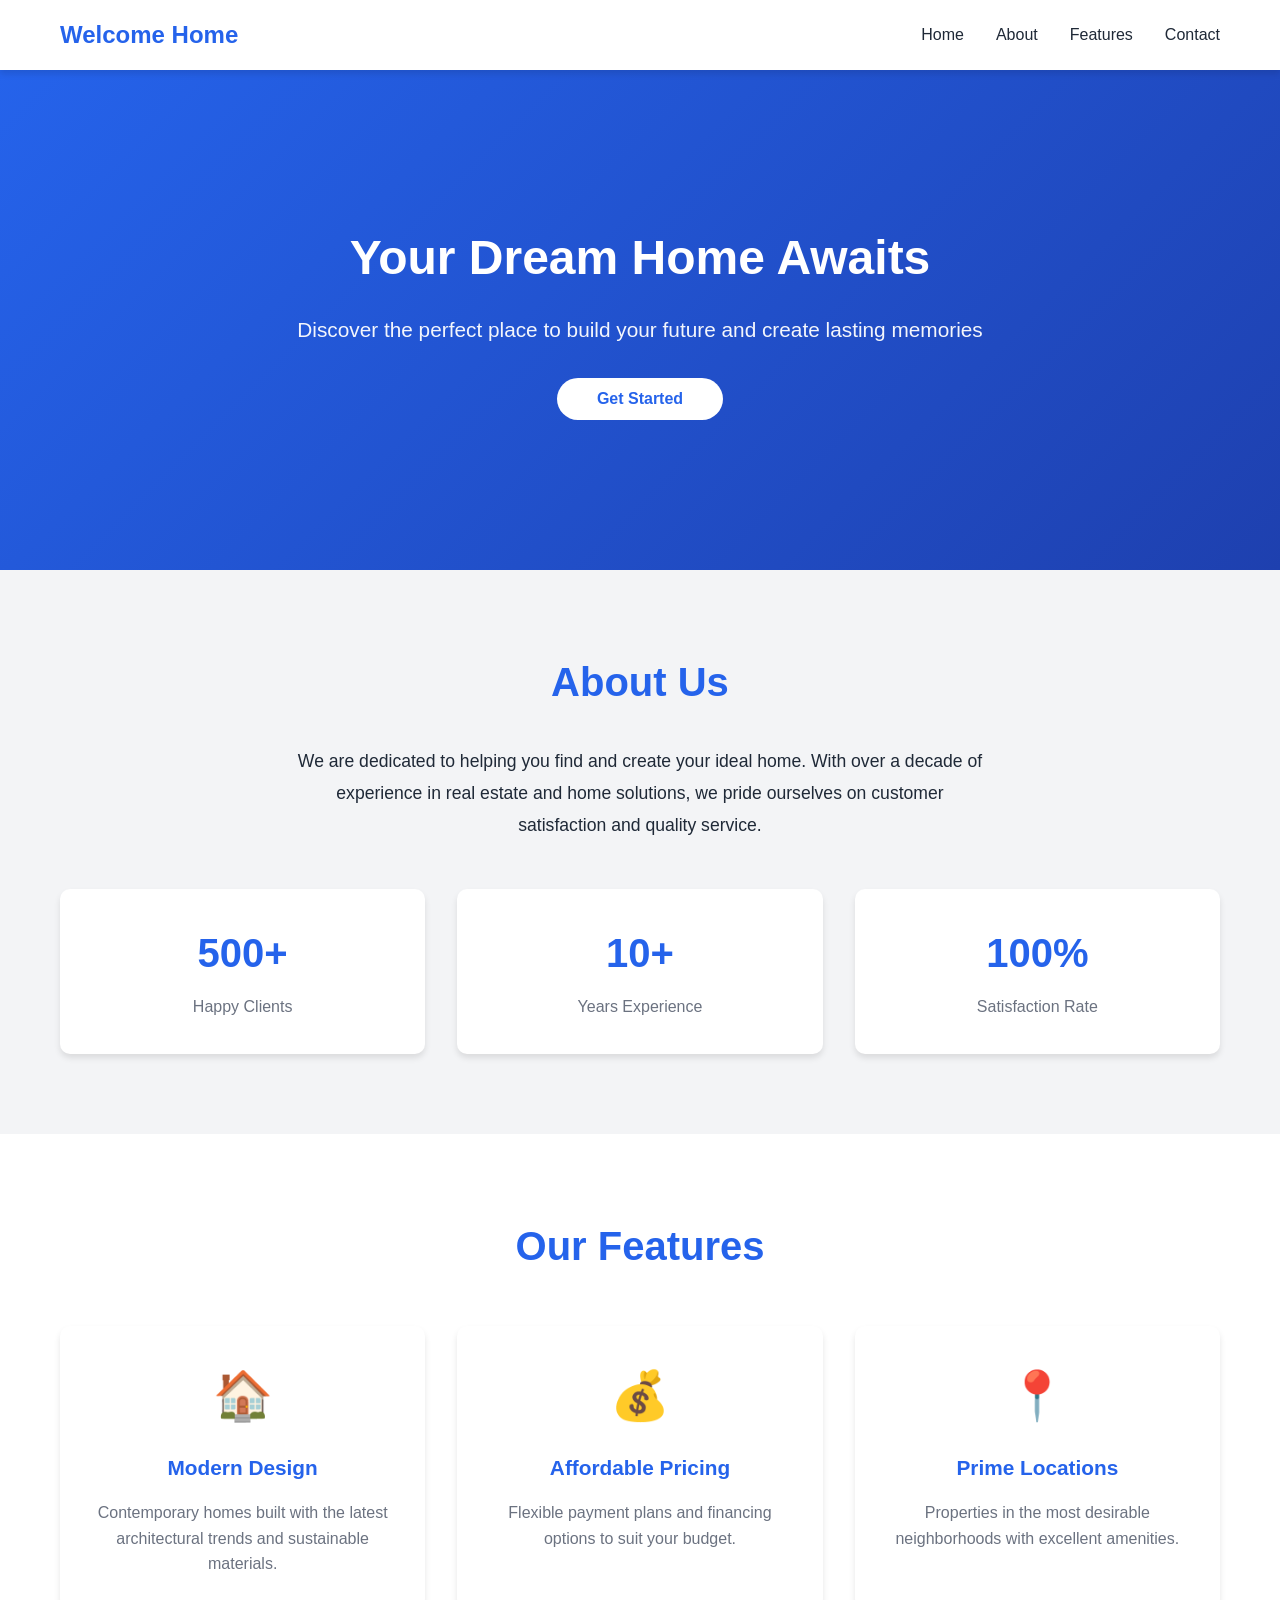
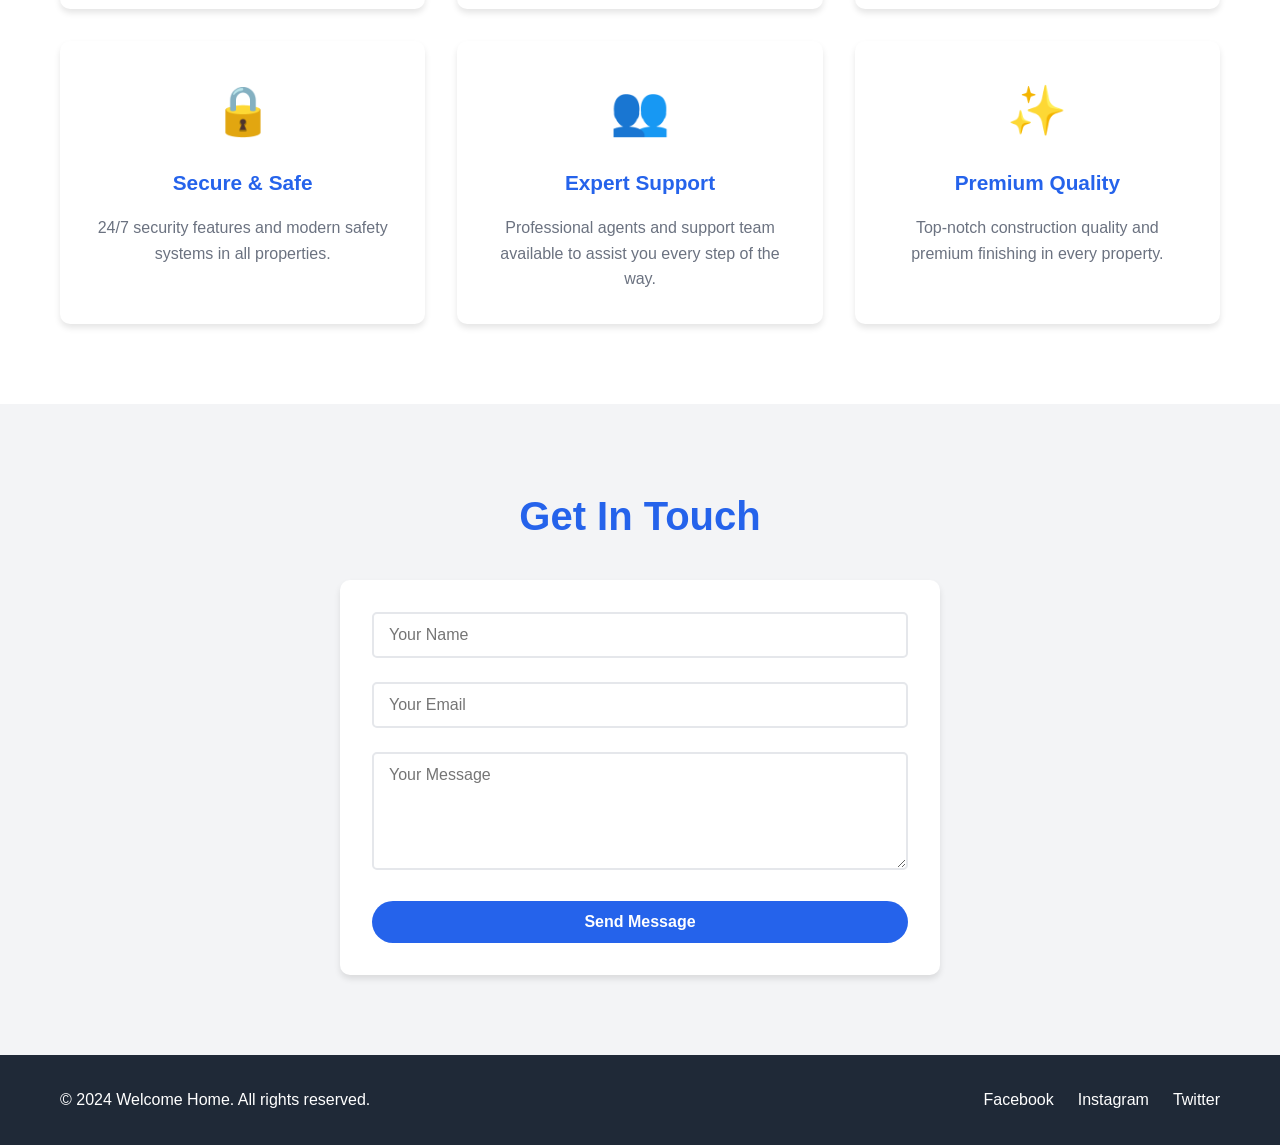
<file: index.html>
<!DOCTYPE html>
<html lang="en">
<head>
    <meta charset="UTF-8">
    <meta name="viewport" content="width=device-width, initial-scale=1.0">
    <title>Welcome Home - Your Premium Home Solutions</title>
    <link rel="stylesheet" href="css/style.css">
</head>
<body>
    <!-- Navigation Bar -->
    <nav class="navbar">
        <div class="container">
            <div class="navbar-brand">
                <h1>Welcome Home</h1>
            </div>
            <ul class="nav-menu">
                <li><a href="#home">Home</a></li>
                <li><a href="#about">About</a></li>
                <li><a href="#features">Features</a></li>
                <li><a href="#contact">Contact</a></li>
            </ul>
        </div>
    </nav>

    <!-- Hero Section -->
    <section id="home" class="hero">
        <div class="hero-content">
            <h2>Your Dream Home Awaits</h2>
            <p>Discover the perfect place to build your future and create lasting memories</p>
            <button class="cta-button">Get Started</button>
        </div>
    </section>

    <!-- About Section -->
    <section id="about" class="about">
        <div class="container">
            <h2>About Us</h2>
            <p>We are dedicated to helping you find and create your ideal home. With over a decade of experience in real estate and home solutions, we pride ourselves on customer satisfaction and quality service.</p>
            <div class="about-stats">
                <div class="stat">
                    <h3>500+</h3>
                    <p>Happy Clients</p>
                </div>
                <div class="stat">
                    <h3>10+</h3>
                    <p>Years Experience</p>
                </div>
                <div class="stat">
                    <h3>100%</h3>
                    <p>Satisfaction Rate</p>
                </div>
            </div>
        </div>
    </section>

    <!-- Features Section -->
    <section id="features" class="features">
        <div class="container">
            <h2>Our Features</h2>
            <div class="features-grid">
                <div class="feature-card">
                    <div class="feature-icon">🏠</div>
                    <h3>Modern Design</h3>
                    <p>Contemporary homes built with the latest architectural trends and sustainable materials.</p>
                </div>
                <div class="feature-card">
                    <div class="feature-icon">💰</div>
                    <h3>Affordable Pricing</h3>
                    <p>Flexible payment plans and financing options to suit your budget.</p>
                </div>
                <div class="feature-card">
                    <div class="feature-icon">📍</div>
                    <h3>Prime Locations</h3>
                    <p>Properties in the most desirable neighborhoods with excellent amenities.</p>
                </div>
                <div class="feature-card">
                    <div class="feature-icon">🔒</div>
                    <h3>Secure & Safe</h3>
                    <p>24/7 security features and modern safety systems in all properties.</p>
                </div>
                <div class="feature-card">
                    <div class="feature-icon">👥</div>
                    <h3>Expert Support</h3>
                    <p>Professional agents and support team available to assist you every step of the way.</p>
                </div>
                <div class="feature-card">
                    <div class="feature-icon">✨</div>
                    <h3>Premium Quality</h3>
                    <p>Top-notch construction quality and premium finishing in every property.</p>
                </div>
            </div>
        </div>
    </section>

    <!-- Contact Section -->
    <section id="contact" class="contact">
        <div class="container">
            <h2>Get In Touch</h2>
            <form class="contact-form">
                <div class="form-group">
                    <input type="text" placeholder="Your Name" required>
                </div>
                <div class="form-group">
                    <input type="email" placeholder="Your Email" required>
                </div>
                <div class="form-group">
                    <textarea placeholder="Your Message" rows="5" required></textarea>
                </div>
                <button type="submit" class="submit-button">Send Message</button>
            </form>
        </div>
    </section>

    <!-- Footer -->
    <footer class="footer">
        <div class="container">
            <p>&copy; 2024 Welcome Home. All rights reserved.</p>
            <div class="social-links">
                <a href="#">Facebook</a>
                <a href="#">Instagram</a>
                <a href="#">Twitter</a>
            </div>
        </div>
    </footer>
</body>
</html>
</file>
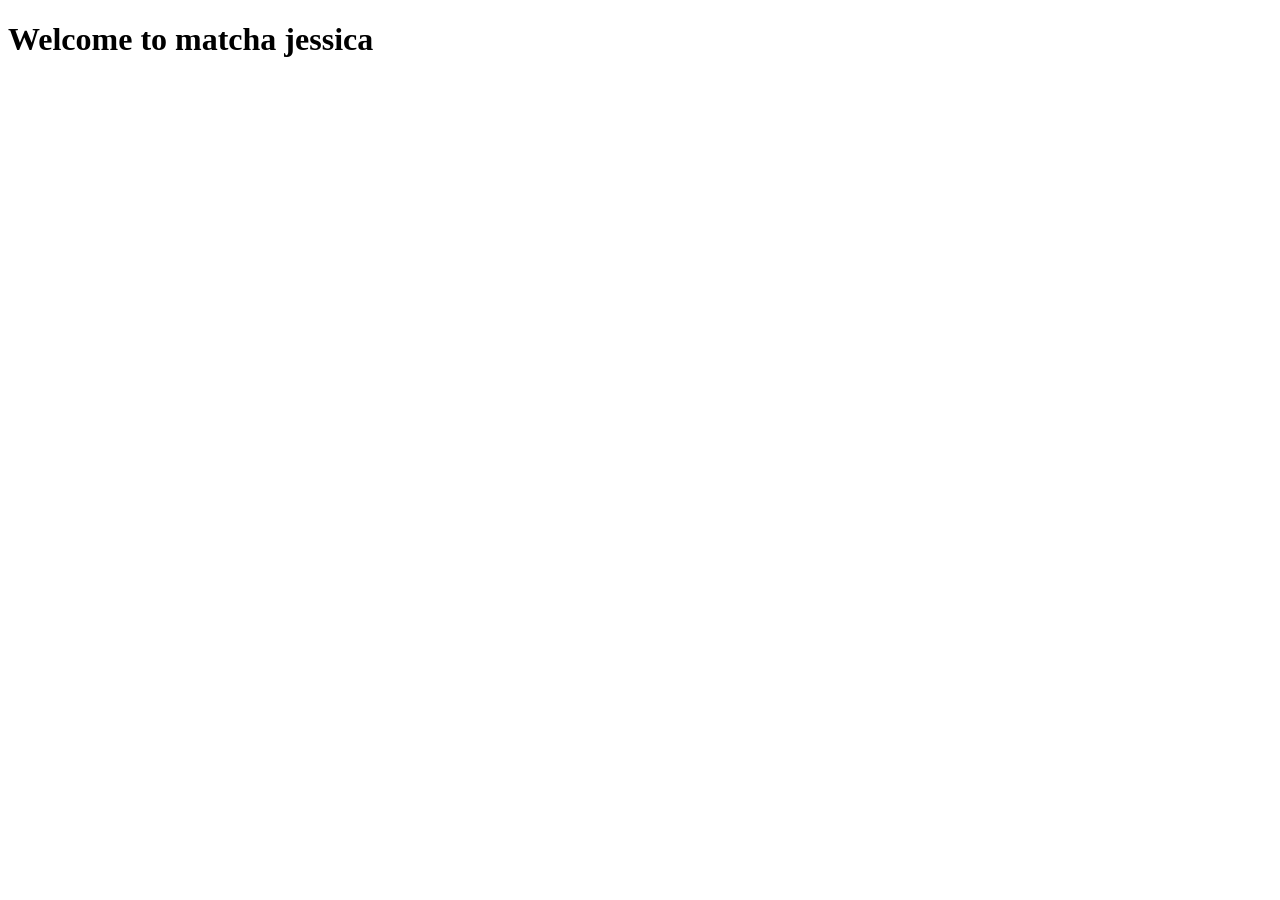
<file: a.html>
<!DOCTYPE html>
<html lang="en">
<head>
    <meta charset="UTF-8">
    <meta name="viewport" content="width=device-width, initial-scale=1.0">
    <title>Document</title>
</head>
<body>
    <h1>Welcome to matcha jessica</h1>
</body>
</html>
</file>
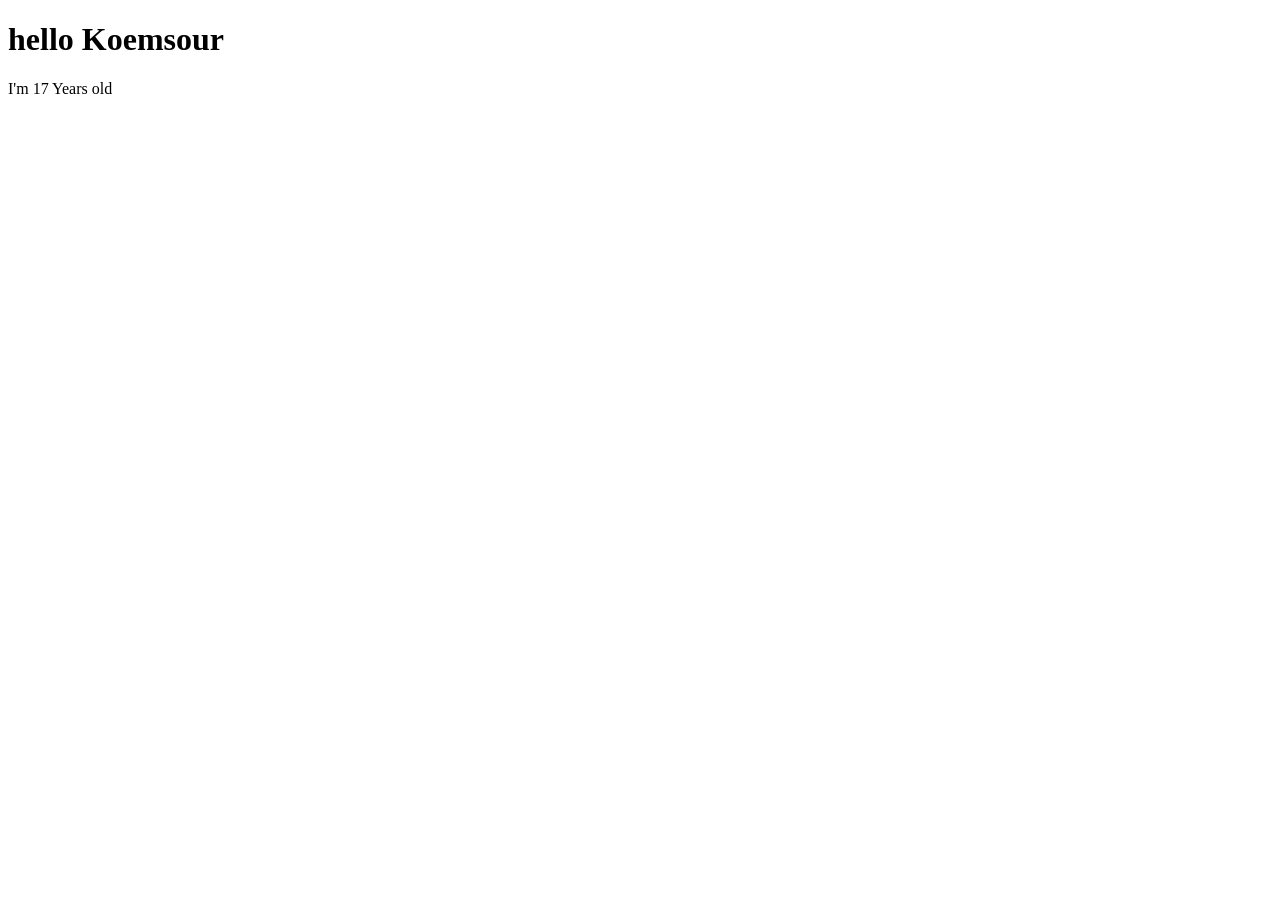
<file: about.html>
<!DOCTYPE html>
<html lang="en">
<head>
    <meta charset="UTF-8">
    <meta name="viewport" content="width=device-width, initial-scale=1.0">
    <title>Document</title>
</head>
<body>
    <h1>hello Koemsour</h1>
    <p>I'm 17 Years old</p>
</body>
</html>
</file>
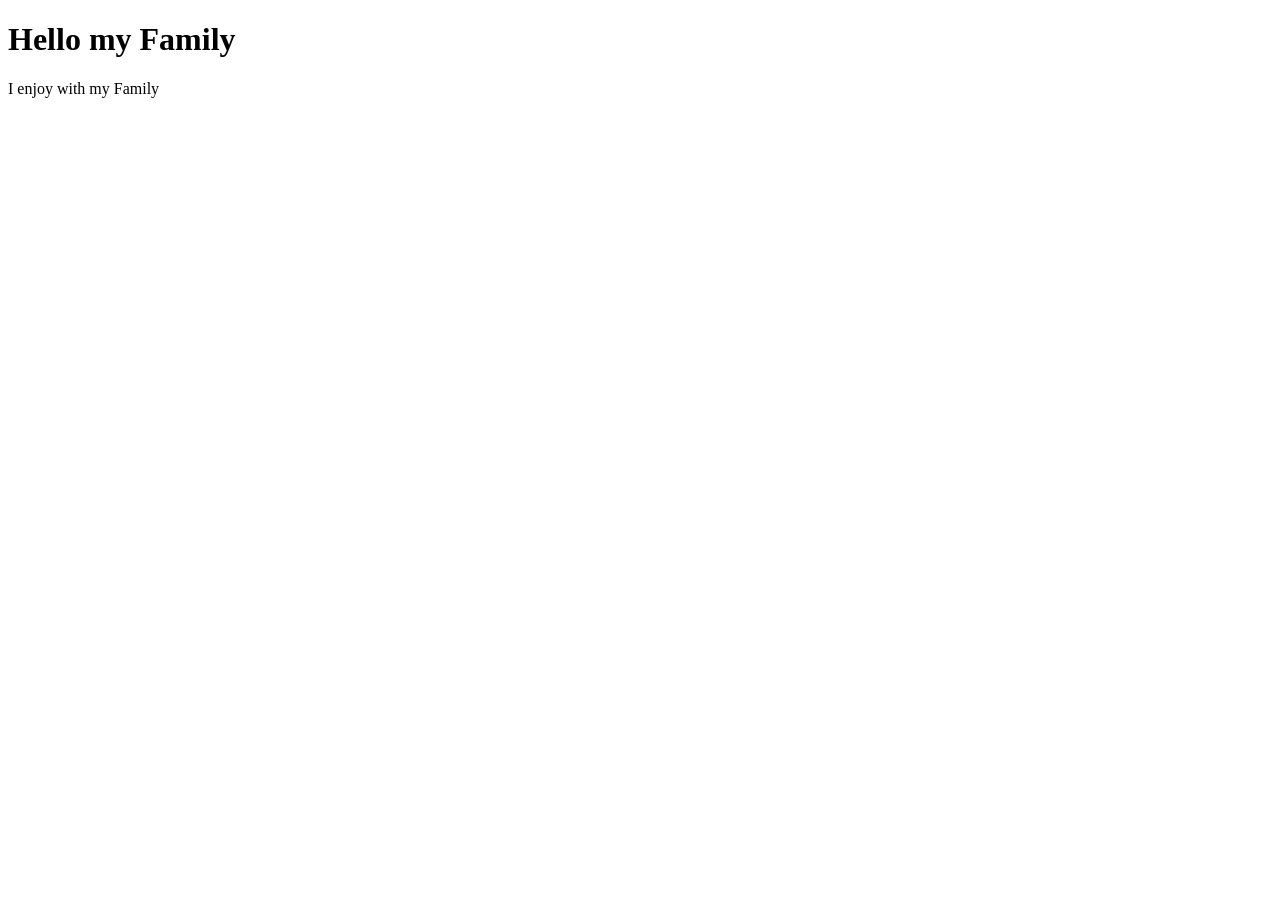
<file: product.html>
<!DOCTYPE html>
<html lang="en">
<head>
    <meta charset="UTF-8">
    <meta name="viewport" content="width=device-width, initial-scale=1.0">
    <title>Document</title>
</head>
<body>
   <h1>Hello my Family</h1>
   <p>I enjoy with my Family</p>
</body>
</html>
</file>
<file: css/style.css>
* {
    margin: 0;
    padding: 0;
    box-sizing: border-box;
}

:root {
    --primary-color: #2563eb;
    --secondary-color: #1e40af;
    --text-color: #1f2937;
    --light-bg: #f3f4f6;
    --white: #ffffff;
    --shadow: 0 4px 6px rgba(0, 0, 0, 0.1);
}

body {
    font-family: 'Segoe UI', Tahoma, Geneva, Verdana, sans-serif;
    line-height: 1.6;
    color: var(--text-color);
}

.container {
    max-width: 1200px;
    margin: 0 auto;
    padding: 0 20px;
}

/* Navigation Bar */
.navbar {
    background-color: var(--white);
    box-shadow: var(--shadow);
    position: sticky;
    top: 0;
    z-index: 100;
}

.navbar .container {
    display: flex;
    justify-content: space-between;
    align-items: center;
    padding: 1rem 20px;
}

.navbar-brand h1 {
    font-size: 1.5rem;
    color: var(--primary-color);
}

.nav-menu {
    display: flex;
    list-style: none;
    gap: 2rem;
}

.nav-menu a {
    text-decoration: none;
    color: var(--text-color);
    font-weight: 500;
    transition: color 0.3s ease;
}

.nav-menu a:hover {
    color: var(--primary-color);
}

/* Hero Section */
.hero {
    background: linear-gradient(135deg, var(--primary-color) 0%, var(--secondary-color) 100%);
    color: var(--white);
    padding: 100px 20px;
    text-align: center;
    min-height: 500px;
    display: flex;
    align-items: center;
    justify-content: center;
}

.hero-content h2 {
    font-size: 3rem;
    margin-bottom: 1rem;
    animation: fadeInDown 1s ease;
}

.hero-content p {
    font-size: 1.3rem;
    margin-bottom: 2rem;
    opacity: 0.95;
}

.cta-button {
    background-color: var(--white);
    color: var(--primary-color);
    border: none;
    padding: 12px 40px;
    font-size: 1rem;
    font-weight: 600;
    border-radius: 50px;
    cursor: pointer;
    transition: transform 0.3s ease, box-shadow 0.3s ease;
}

.cta-button:hover {
    transform: translateY(-3px);
    box-shadow: 0 10px 20px rgba(0, 0, 0, 0.2);
}

/* About Section */
.about {
    padding: 80px 20px;
    background-color: var(--light-bg);
}

.about .container {
    text-align: center;
}

.about h2 {
    font-size: 2.5rem;
    margin-bottom: 2rem;
    color: var(--primary-color);
}

.about p {
    font-size: 1.1rem;
    max-width: 700px;
    margin: 0 auto 3rem;
    line-height: 1.8;
}

.about-stats {
    display: grid;
    grid-template-columns: repeat(auto-fit, minmax(200px, 1fr));
    gap: 2rem;
    margin-top: 3rem;
}

.stat {
    background-color: var(--white);
    padding: 2rem;
    border-radius: 10px;
    box-shadow: var(--shadow);
}

.stat h3 {
    font-size: 2.5rem;
    color: var(--primary-color);
    margin-bottom: 0.5rem;
}

.stat p {
    font-size: 1rem;
    color: #6b7280;
    margin: 0;
}

/* Features Section */
.features {
    padding: 80px 20px;
}

.features .container {
    text-align: center;
}

.features h2 {
    font-size: 2.5rem;
    margin-bottom: 3rem;
    color: var(--primary-color);
}

.features-grid {
    display: grid;
    grid-template-columns: repeat(auto-fit, minmax(300px, 1fr));
    gap: 2rem;
}

.feature-card {
    background-color: var(--white);
    padding: 2rem;
    border-radius: 10px;
    box-shadow: var(--shadow);
    transition: transform 0.3s ease, box-shadow 0.3s ease;
    text-align: center;
}

.feature-card:hover {
    transform: translateY(-10px);
    box-shadow: 0 10px 30px rgba(0, 0, 0, 0.15);
}

.feature-icon {
    font-size: 3rem;
    margin-bottom: 1rem;
}

.feature-card h3 {
    color: var(--primary-color);
    margin-bottom: 1rem;
    font-size: 1.3rem;
}

.feature-card p {
    color: #6b7280;
    line-height: 1.6;
}

/* Contact Section */
.contact {
    background-color: var(--light-bg);
    padding: 80px 20px;
}

.contact .container {
    text-align: center;
}

.contact h2 {
    font-size: 2.5rem;
    margin-bottom: 2rem;
    color: var(--primary-color);
}

.contact-form {
    max-width: 600px;
    margin: 0 auto;
    background-color: var(--white);
    padding: 2rem;
    border-radius: 10px;
    box-shadow: var(--shadow);
}

.form-group {
    margin-bottom: 1.5rem;
}

.form-group input,
.form-group textarea {
    width: 100%;
    padding: 12px 15px;
    border: 2px solid #e5e7eb;
    border-radius: 5px;
    font-size: 1rem;
    font-family: inherit;
    transition: border-color 0.3s ease;
}

.form-group input:focus,
.form-group textarea:focus {
    outline: none;
    border-color: var(--primary-color);
}

.submit-button {
    background-color: var(--primary-color);
    color: var(--white);
    border: none;
    padding: 12px 40px;
    font-size: 1rem;
    font-weight: 600;
    border-radius: 50px;
    cursor: pointer;
    transition: background-color 0.3s ease, transform 0.3s ease;
    width: 100%;
}

.submit-button:hover {
    background-color: var(--secondary-color);
    transform: translateY(-2px);
}

/* Footer */
.footer {
    background-color: var(--text-color);
    color: var(--white);
    padding: 2rem 20px;
    text-align: center;
}

.footer .container {
    display: flex;
    justify-content: space-between;
    align-items: center;
    flex-wrap: wrap;
    gap: 2rem;
}

.footer p {
    margin: 0;
}

.social-links {
    display: flex;
    gap: 1.5rem;
}

.social-links a {
    color: var(--white);
    text-decoration: none;
    transition: color 0.3s ease;
}

.social-links a:hover {
    color: var(--primary-color);
}

/* Animations */
@keyframes fadeInDown {
    from {
        opacity: 0;
        transform: translateY(-20px);
    }
    to {
        opacity: 1;
        transform: translateY(0);
    }
}

/* Responsive Design */
@media (max-width: 768px) {
    .navbar .container {
        flex-direction: column;
        gap: 1rem;
    }

    .nav-menu {
        gap: 1rem;
    }

    .hero-content h2 {
        font-size: 2rem;
    }

    .hero-content p {
        font-size: 1rem;
    }

    .about h2,
    .features h2,
    .contact h2 {
        font-size: 2rem;
    }

    .features-grid {
        grid-template-columns: 1fr;
    }

    .footer .container {
        flex-direction: column;
    }
}
</file>
